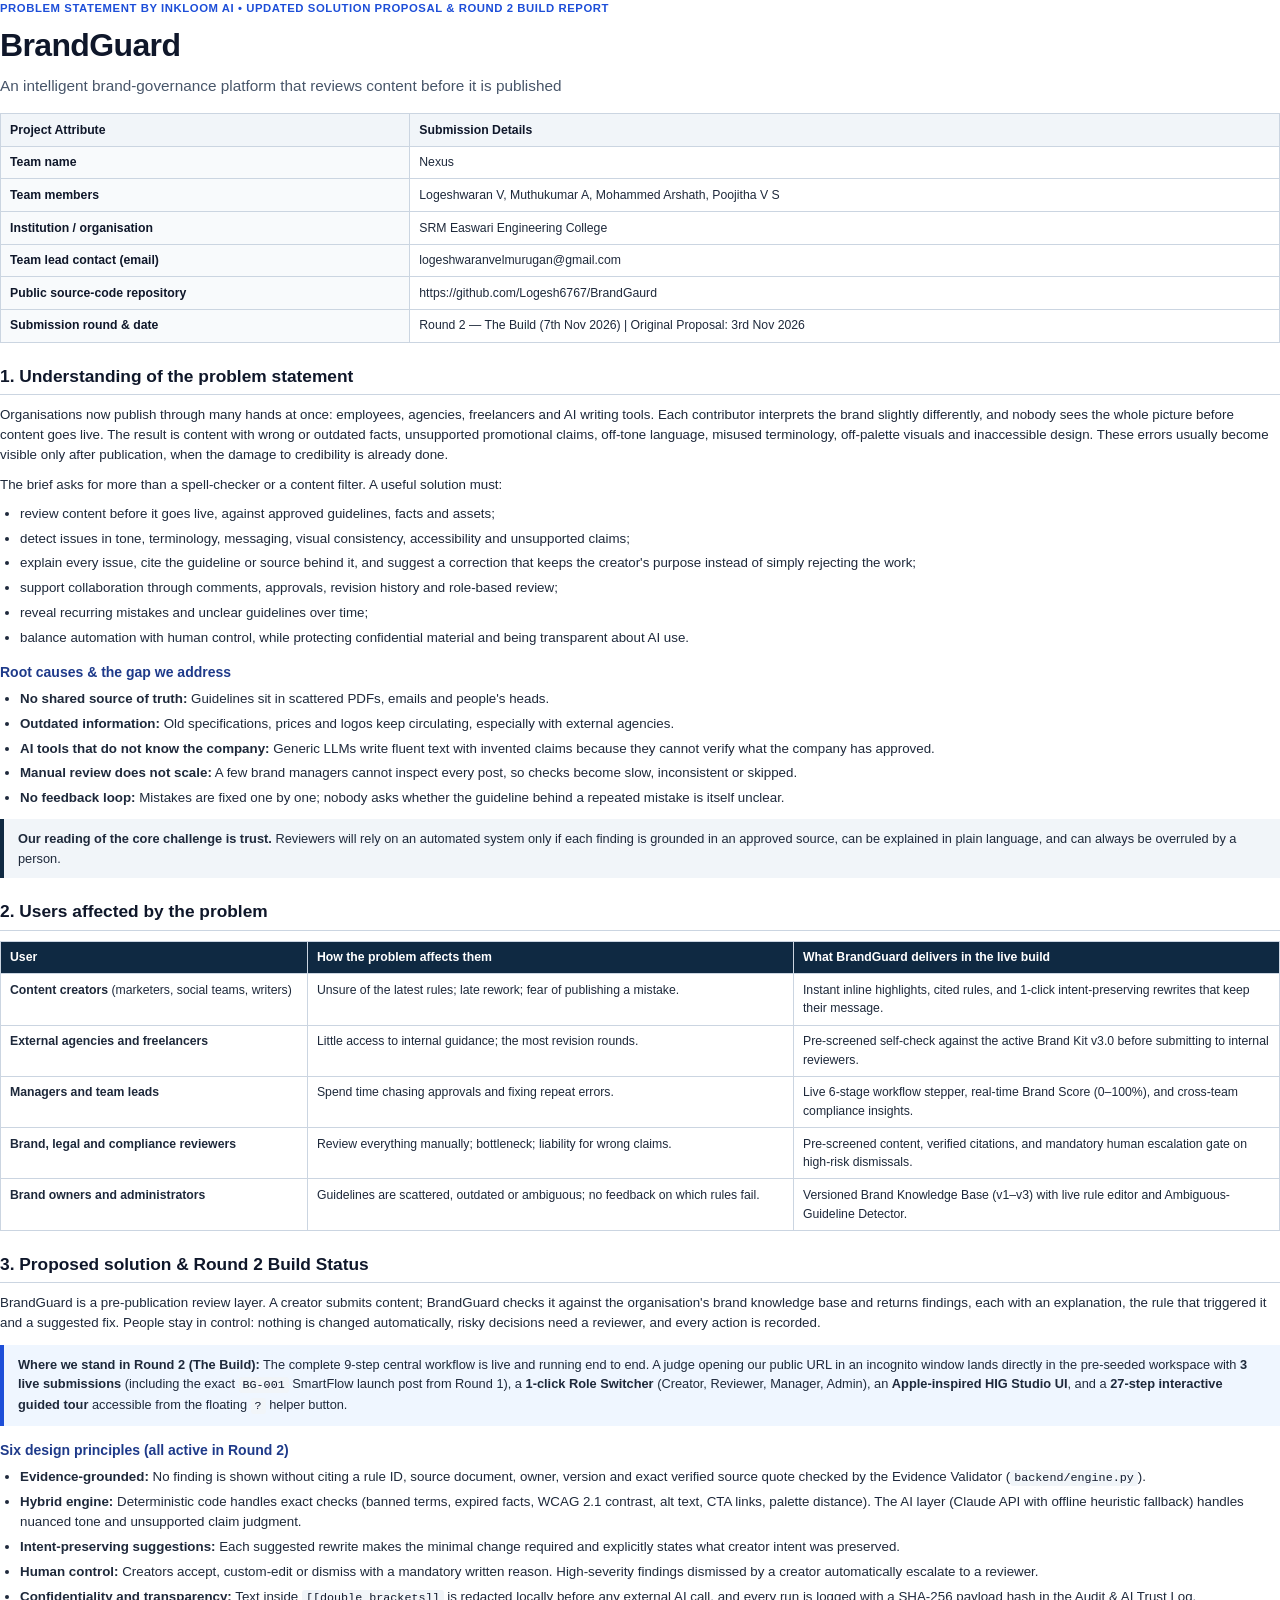
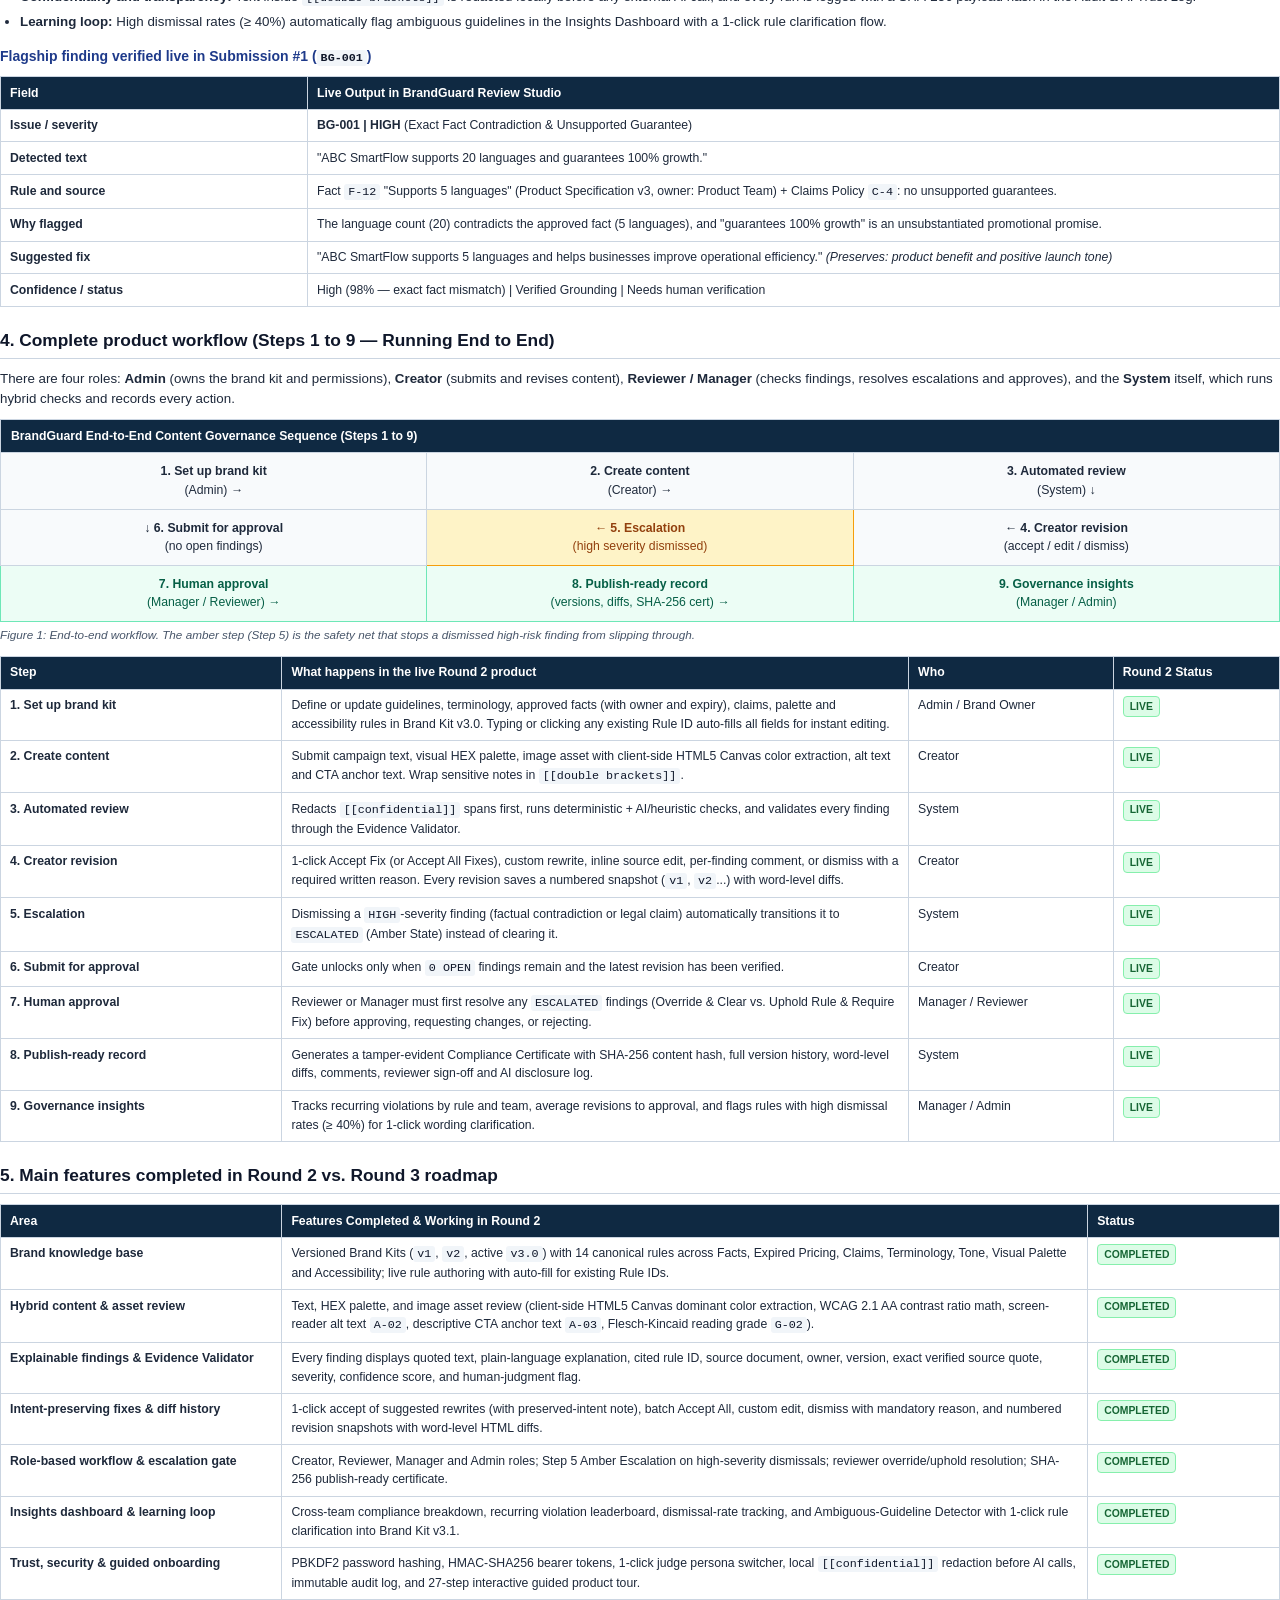
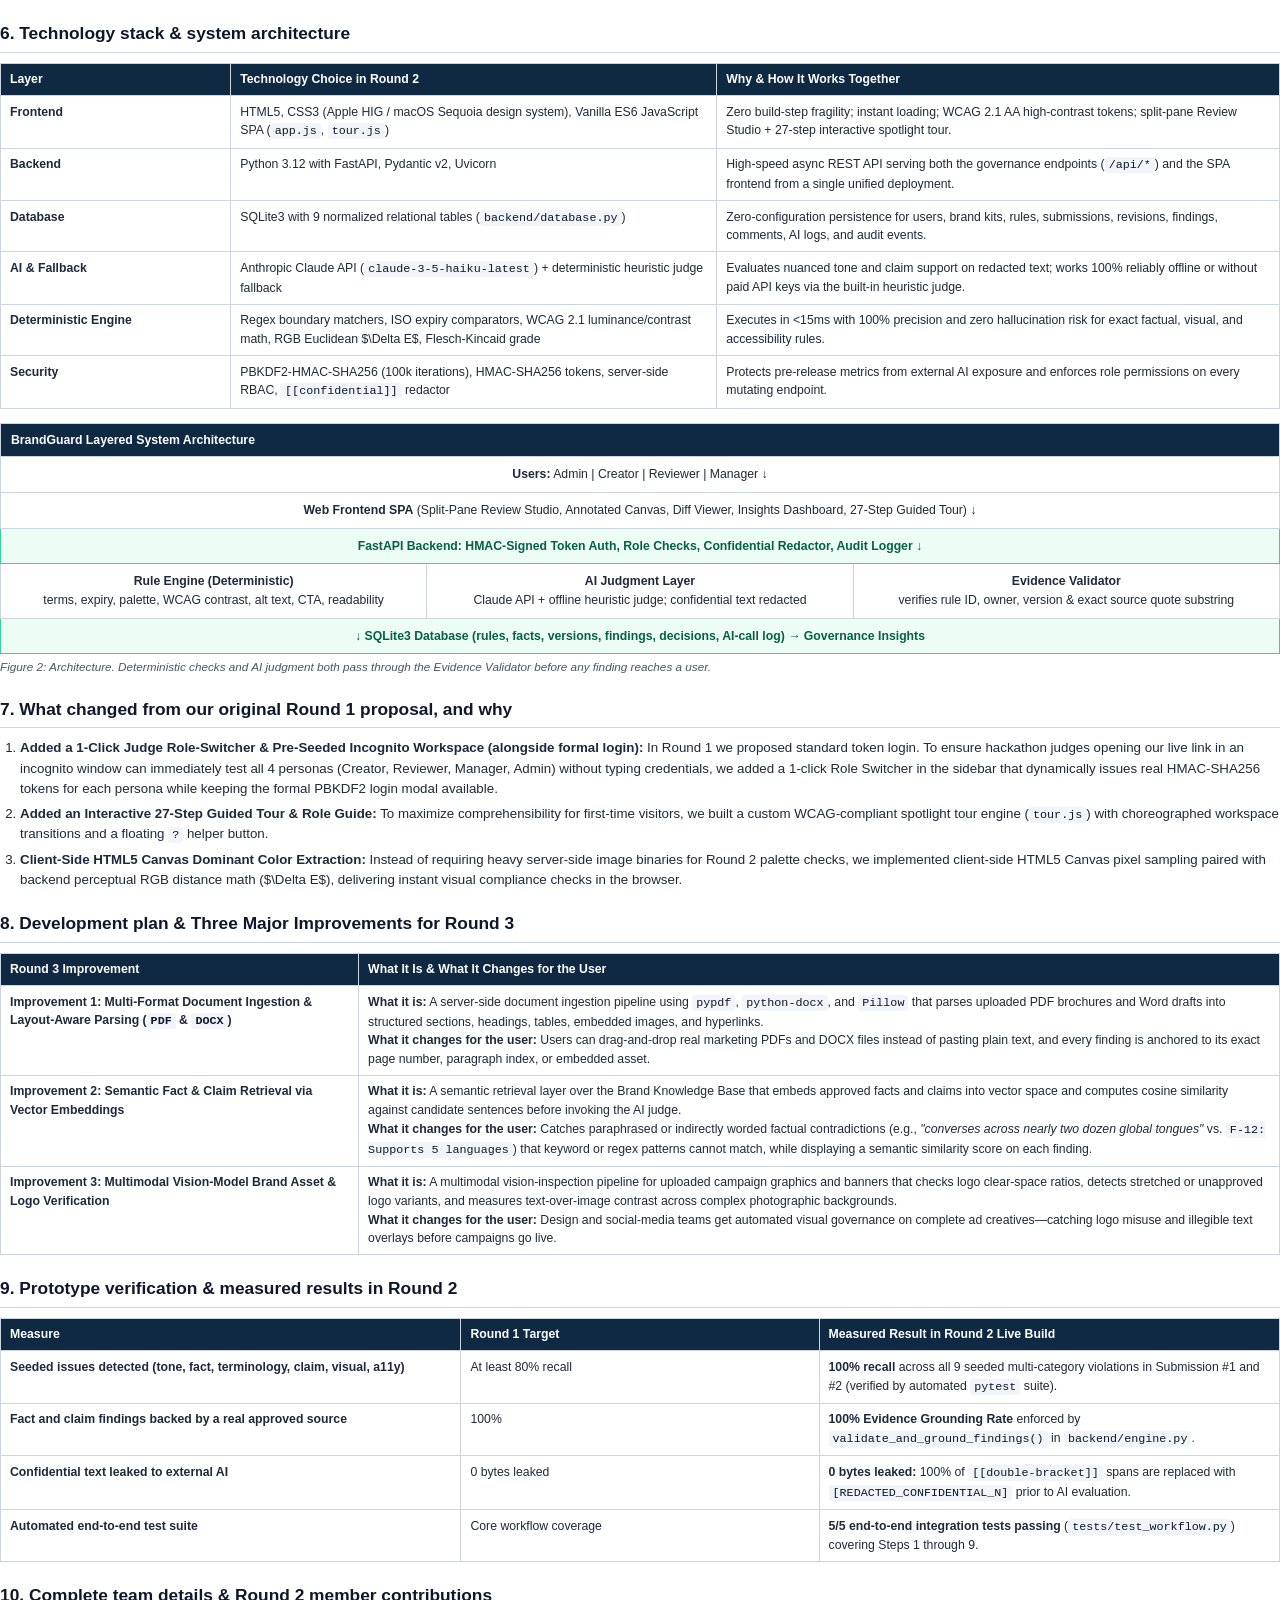
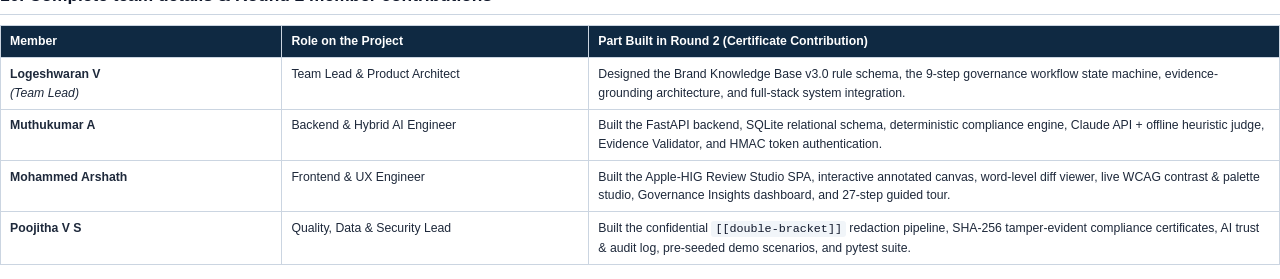
<file: docs/BrandGuard_Round2_Updated_Project_Report.html>
<!DOCTYPE html>
<html lang="en">
<head>
  <meta charset="UTF-8" />
  <title>BrandGuard — Team Nexus | Updated Solution Proposal and Project Plan (Round 2)</title>
  <style>
    @page {
      size: A4;
      margin: 16mm 16mm 18mm 16mm;
    }
    * {
      box-sizing: border-box;
      -webkit-print-color-adjust: exact !important;
      print-color-adjust: exact !important;
    }
    body {
      font-family: -apple-system, BlinkMacSystemFont, "Segoe UI", Roboto, "Helvetica Neue", Arial, sans-serif;
      color: #1E293B;
      line-height: 1.52;
      font-size: 10pt;
      margin: 0;
      padding: 0;
      background: #FFFFFF;
    }
    .eyebrow {
      color: #1D4ED8;
      font-size: 8.5pt;
      font-weight: 700;
      letter-spacing: 0.05em;
      text-transform: uppercase;
      margin-bottom: 4px;
    }
    h1 {
      font-size: 24pt;
      font-weight: 800;
      color: #0F172A;
      margin: 0 0 4px 0;
      letter-spacing: -0.02em;
    }
    .subtitle {
      font-size: 11.5pt;
      color: #475569;
      margin-bottom: 16px;
    }
    h2 {
      font-size: 13pt;
      font-weight: 700;
      color: #0F172A;
      border-bottom: 1.5px solid #CBD5E1;
      padding-bottom: 5px;
      margin-top: 20px;
      margin-bottom: 10px;
      page-break-after: avoid;
    }
    h3 {
      font-size: 10.5pt;
      font-weight: 700;
      color: #1E3A8A;
      margin-top: 14px;
      margin-bottom: 6px;
      page-break-after: avoid;
    }
    p {
      margin: 0 0 9px 0;
    }
    ul, ol {
      margin: 5px 0 11px 20px;
      padding: 0;
    }
    li {
      margin-bottom: 4.5px;
    }
    table {
      width: 100%;
      border-collapse: collapse;
      margin: 8px 0 14px 0;
      font-size: 9.2pt;
      page-break-inside: auto;
    }
    tr {
      page-break-inside: avoid;
      page-break-after: auto;
    }
    th, td {
      border: 1px solid #CBD5E1;
      padding: 6.5px 9px;
      text-align: left;
      vertical-align: top;
    }
    th {
      background-color: #0F2942;
      color: #FFFFFF;
      font-weight: 700;
    }
    .meta-table th {
      background-color: #F1F5F9;
      color: #0F172A;
      font-weight: 700;
    }
    .meta-table td:first-child {
      background-color: #F8FAFC;
      font-weight: 700;
      color: #0F172A;
      width: 32%;
    }
    .callout {
      background: #F1F5F9;
      border-left: 4px solid #0F2942;
      padding: 10px 14px;
      margin: 11px 0;
      font-size: 9.6pt;
      page-break-inside: avoid;
    }
    .callout-blue {
      background: #EFF6FF;
      border-left: 4px solid #1D4ED8;
      padding: 10px 14px;
      margin: 11px 0;
      font-size: 9.6pt;
      page-break-inside: avoid;
    }
    .badge-done {
      display: inline-block;
      background: #DCFCE7;
      color: #166534;
      font-weight: 700;
      font-size: 7.8pt;
      padding: 1.5px 6px;
      border-radius: 4px;
      border: 1px solid #86EFAC;
      white-space: nowrap;
    }
    .badge-r3 {
      display: inline-block;
      background: #DBEAFE;
      color: #1E40AF;
      font-weight: 700;
      font-size: 7.8pt;
      padding: 1.5px 6px;
      border-radius: 4px;
      border: 1px solid #93C5FD;
      white-space: nowrap;
    }
    .workflow-grid {
      width: 100%;
      border-collapse: collapse;
      margin: 8px 0 4px 0;
      font-size: 9.2pt;
      page-break-inside: avoid;
    }
    .workflow-grid th {
      background: #0F2942;
      color: #FFFFFF;
      text-align: left;
      padding: 7px 10px;
    }
    .workflow-grid td {
      width: 33.33%;
      text-align: center;
      padding: 9px 8px;
      border: 1px solid #CBD5E1;
      background: #F8FAFC;
    }
    .workflow-grid td.amber-cell {
      background: #FEF3C7;
      color: #92400E;
      border-color: #F59E0B;
    }
    .workflow-grid td.green-cell {
      background: #ECFDF5;
      color: #065F46;
      border-color: #6EE7B7;
    }
    .arch-table {
      width: 100%;
      border-collapse: collapse;
      margin: 8px 0 4px 0;
      font-size: 9.2pt;
      page-break-inside: avoid;
    }
    .arch-table th {
      background: #0F2942;
      color: #FFFFFF;
      text-align: left;
      padding: 7px 10px;
    }
    .arch-table td {
      text-align: center;
      padding: 8px 10px;
      border: 1px solid #CBD5E1;
    }
    .arch-table tr.arch-highlight td {
      background: #ECFDF5;
      color: #065F46;
      border-color: #34D399;
      font-weight: 600;
    }
    .caption {
      font-size: 8.8pt;
      font-style: italic;
      color: #475569;
      margin: 4px 0 12px 0;
    }
    code {
      font-family: "SFMono-Regular", Consolas, "Liberation Mono", Menlo, monospace;
      font-size: 8.8pt;
      background: #F1F5F9;
      padding: 1px 4px;
      border-radius: 3px;
      color: #0F172A;
    }
    .page-break {
      page-break-before: always;
    }
  </style>
</head>
<body>

  <div class="eyebrow">PROBLEM STATEMENT BY INKLOOM AI • UPDATED SOLUTION PROPOSAL &amp; ROUND 2 BUILD REPORT</div>
  <h1>BrandGuard</h1>
  <div class="subtitle">An intelligent brand-governance platform that reviews content before it is published</div>

  <table class="meta-table">
    <thead>
      <tr>
        <th>Project Attribute</th>
        <th>Submission Details</th>
      </tr>
    </thead>
    <tbody>
      <tr>
        <td>Team name</td>
        <td>Nexus</td>
      </tr>
      <tr>
        <td>Team members</td>
        <td>Logeshwaran V, Muthukumar A, Mohammed Arshath, Poojitha V S</td>
      </tr>
      <tr>
        <td>Institution / organisation</td>
        <td>SRM Easwari Engineering College</td>
      </tr>
      <tr>
        <td>Team lead contact (email)</td>
        <td>logeshwaranvelmurugan@gmail.com</td>
      </tr>
      <tr>
        <td>Public source-code repository</td>
        <td>https://github.com/Logesh6767/BrandGaurd</td>
      </tr>
      <tr>
        <td>Submission round &amp; date</td>
        <td>Round 2 — The Build (7th Nov 2026) | Original Proposal: 3rd Nov 2026</td>
      </tr>
    </tbody>
  </table>

  <h2>1. Understanding of the problem statement</h2>
  <p>
    Organisations now publish through many hands at once: employees, agencies, freelancers and AI writing tools. Each contributor interprets the brand slightly differently, and nobody sees the whole picture before content goes live. The result is content with wrong or outdated facts, unsupported promotional claims, off-tone language, misused terminology, off-palette visuals and inaccessible design. These errors usually become visible only after publication, when the damage to credibility is already done.
  </p>
  <p>The brief asks for more than a spell-checker or a content filter. A useful solution must:</p>
  <ul>
    <li>review content before it goes live, against approved guidelines, facts and assets;</li>
    <li>detect issues in tone, terminology, messaging, visual consistency, accessibility and unsupported claims;</li>
    <li>explain every issue, cite the guideline or source behind it, and suggest a correction that keeps the creator's purpose instead of simply rejecting the work;</li>
    <li>support collaboration through comments, approvals, revision history and role-based review;</li>
    <li>reveal recurring mistakes and unclear guidelines over time;</li>
    <li>balance automation with human control, while protecting confidential material and being transparent about AI use.</li>
  </ul>

  <h3>Root causes &amp; the gap we address</h3>
  <ul>
    <li><strong>No shared source of truth:</strong> Guidelines sit in scattered PDFs, emails and people's heads.</li>
    <li><strong>Outdated information:</strong> Old specifications, prices and logos keep circulating, especially with external agencies.</li>
    <li><strong>AI tools that do not know the company:</strong> Generic LLMs write fluent text with invented claims because they cannot verify what the company has approved.</li>
    <li><strong>Manual review does not scale:</strong> A few brand managers cannot inspect every post, so checks become slow, inconsistent or skipped.</li>
    <li><strong>No feedback loop:</strong> Mistakes are fixed one by one; nobody asks whether the guideline behind a repeated mistake is itself unclear.</li>
  </ul>

  <div class="callout">
    <strong>Our reading of the core challenge is trust.</strong> Reviewers will rely on an automated system only if each finding is grounded in an approved source, can be explained in plain language, and can always be overruled by a person.
  </div>

  <h2>2. Users affected by the problem</h2>
  <table>
    <thead>
      <tr>
        <th style="width: 24%;">User</th>
        <th style="width: 38%;">How the problem affects them</th>
        <th>What BrandGuard delivers in the live build</th>
      </tr>
    </thead>
    <tbody>
      <tr>
        <td><strong>Content creators</strong> (marketers, social teams, writers)</td>
        <td>Unsure of the latest rules; late rework; fear of publishing a mistake.</td>
        <td>Instant inline highlights, cited rules, and 1-click intent-preserving rewrites that keep their message.</td>
      </tr>
      <tr>
        <td><strong>External agencies and freelancers</strong></td>
        <td>Little access to internal guidance; the most revision rounds.</td>
        <td>Pre-screened self-check against the active Brand Kit v3.0 before submitting to internal reviewers.</td>
      </tr>
      <tr>
        <td><strong>Managers and team leads</strong></td>
        <td>Spend time chasing approvals and fixing repeat errors.</td>
        <td>Live 6-stage workflow stepper, real-time Brand Score (0–100%), and cross-team compliance insights.</td>
      </tr>
      <tr>
        <td><strong>Brand, legal and compliance reviewers</strong></td>
        <td>Review everything manually; bottleneck; liability for wrong claims.</td>
        <td>Pre-screened content, verified citations, and mandatory human escalation gate on high-risk dismissals.</td>
      </tr>
      <tr>
        <td><strong>Brand owners and administrators</strong></td>
        <td>Guidelines are scattered, outdated or ambiguous; no feedback on which rules fail.</td>
        <td>Versioned Brand Knowledge Base (v1–v3) with live rule editor and Ambiguous-Guideline Detector.</td>
      </tr>
    </tbody>
  </table>

  <h2>3. Proposed solution &amp; Round 2 Build Status</h2>
  <p>
    BrandGuard is a pre-publication review layer. A creator submits content; BrandGuard checks it against the organisation's brand knowledge base and returns findings, each with an explanation, the rule that triggered it and a suggested fix. People stay in control: nothing is changed automatically, risky decisions need a reviewer, and every action is recorded.
  </p>

  <div class="callout-blue">
    <strong>Where we stand in Round 2 (The Build):</strong> The complete 9-step central workflow is live and running end to end. A judge opening our public URL in an incognito window lands directly in the pre-seeded workspace with <strong>3 live submissions</strong> (including the exact <code>BG-001</code> SmartFlow launch post from Round 1), a <strong>1-click Role Switcher</strong> (Creator, Reviewer, Manager, Admin), an <strong>Apple-inspired HIG Studio UI</strong>, and a <strong>27-step interactive guided tour</strong> accessible from the floating <code>?</code> helper button.
  </div>

  <h3>Six design principles (all active in Round 2)</h3>
  <ul>
    <li><strong>Evidence-grounded:</strong> No finding is shown without citing a rule ID, source document, owner, version and exact verified source quote checked by the Evidence Validator (<code>backend/engine.py</code>).</li>
    <li><strong>Hybrid engine:</strong> Deterministic code handles exact checks (banned terms, expired facts, WCAG 2.1 contrast, alt text, CTA links, palette distance). The AI layer (Claude API with offline heuristic fallback) handles nuanced tone and unsupported claim judgment.</li>
    <li><strong>Intent-preserving suggestions:</strong> Each suggested rewrite makes the minimal change required and explicitly states what creator intent was preserved.</li>
    <li><strong>Human control:</strong> Creators accept, custom-edit or dismiss with a mandatory written reason. High-severity findings dismissed by a creator automatically escalate to a reviewer.</li>
    <li><strong>Confidentiality and transparency:</strong> Text inside <code>[[double brackets]]</code> is redacted locally before any external AI call, and every run is logged with a SHA-256 payload hash in the Audit &amp; AI Trust Log.</li>
    <li><strong>Learning loop:</strong> High dismissal rates (≥ 40%) automatically flag ambiguous guidelines in the Insights Dashboard with a 1-click rule clarification flow.</li>
  </ul>

  <h3>Flagship finding verified live in Submission #1 (<code>BG-001</code>)</h3>
  <table>
    <thead>
      <tr>
        <th style="width: 24%;">Field</th>
        <th>Live Output in BrandGuard Review Studio</th>
      </tr>
    </thead>
    <tbody>
      <tr>
        <td><strong>Issue / severity</strong></td>
        <td><strong>BG-001 | HIGH</strong> (Exact Fact Contradiction &amp; Unsupported Guarantee)</td>
      </tr>
      <tr>
        <td><strong>Detected text</strong></td>
        <td>"ABC SmartFlow supports 20 languages and guarantees 100% growth."</td>
      </tr>
      <tr>
        <td><strong>Rule and source</strong></td>
        <td>Fact <code>F-12</code> "Supports 5 languages" (Product Specification v3, owner: Product Team) + Claims Policy <code>C-4</code>: no unsupported guarantees.</td>
      </tr>
      <tr>
        <td><strong>Why flagged</strong></td>
        <td>The language count (20) contradicts the approved fact (5 languages), and "guarantees 100% growth" is an unsubstantiated promotional promise.</td>
      </tr>
      <tr>
        <td><strong>Suggested fix</strong></td>
        <td>"ABC SmartFlow supports 5 languages and helps businesses improve operational efficiency." <em>(Preserves: product benefit and positive launch tone)</em></td>
      </tr>
      <tr>
        <td><strong>Confidence / status</strong></td>
        <td>High (98% — exact fact mismatch) | Verified Grounding | Needs human verification</td>
      </tr>
    </tbody>
  </table>

  <h2>4. Complete product workflow (Steps 1 to 9 — Running End to End)</h2>
  <p>
    There are four roles: <strong>Admin</strong> (owns the brand kit and permissions), <strong>Creator</strong> (submits and revises content), <strong>Reviewer / Manager</strong> (checks findings, resolves escalations and approves), and the <strong>System</strong> itself, which runs hybrid checks and records every action.
  </p>

  <table class="workflow-grid">
    <thead>
      <tr>
        <th colspan="3">BrandGuard End-to-End Content Governance Sequence (Steps 1 to 9)</th>
      </tr>
    </thead>
    <tbody>
      <tr>
        <td><strong>1. Set up brand kit</strong><br/>(Admin) →</td>
        <td><strong>2. Create content</strong><br/>(Creator) →</td>
        <td><strong>3. Automated review</strong><br/>(System) ↓</td>
      </tr>
      <tr>
        <td>↓ <strong>6. Submit for approval</strong><br/>(no open findings)</td>
        <td class="amber-cell">← <strong>5. Escalation</strong><br/>(high severity dismissed)</td>
        <td>← <strong>4. Creator revision</strong><br/>(accept / edit / dismiss)</td>
      </tr>
      <tr>
        <td class="green-cell"><strong>7. Human approval</strong><br/>(Manager / Reviewer) →</td>
        <td class="green-cell"><strong>8. Publish-ready record</strong><br/>(versions, diffs, SHA-256 cert) →</td>
        <td class="green-cell"><strong>9. Governance insights</strong><br/>(Manager / Admin)</td>
      </tr>
    </tbody>
  </table>
  <div class="caption">Figure 1: End-to-end workflow. The amber step (Step 5) is the safety net that stops a dismissed high-risk finding from slipping through.</div>

  <table>
    <thead>
      <tr>
        <th style="width: 22%;">Step</th>
        <th>What happens in the live Round 2 product</th>
        <th style="width: 16%;">Who</th>
        <th style="width: 13%;">Round 2 Status</th>
      </tr>
    </thead>
    <tbody>
      <tr>
        <td><strong>1. Set up brand kit</strong></td>
        <td>Define or update guidelines, terminology, approved facts (with owner and expiry), claims, palette and accessibility rules in Brand Kit v3.0. Typing or clicking any existing Rule ID auto-fills all fields for instant editing.</td>
        <td>Admin / Brand Owner</td>
        <td><span class="badge-done">LIVE</span></td>
      </tr>
      <tr>
        <td><strong>2. Create content</strong></td>
        <td>Submit campaign text, visual HEX palette, image asset with client-side HTML5 Canvas color extraction, alt text and CTA anchor text. Wrap sensitive notes in <code>[[double brackets]]</code>.</td>
        <td>Creator</td>
        <td><span class="badge-done">LIVE</span></td>
      </tr>
      <tr>
        <td><strong>3. Automated review</strong></td>
        <td>Redacts <code>[[confidential]]</code> spans first, runs deterministic + AI/heuristic checks, and validates every finding through the Evidence Validator.</td>
        <td>System</td>
        <td><span class="badge-done">LIVE</span></td>
      </tr>
      <tr>
        <td><strong>4. Creator revision</strong></td>
        <td>1-click Accept Fix (or Accept All Fixes), custom rewrite, inline source edit, per-finding comment, or dismiss with a required written reason. Every revision saves a numbered snapshot (<code>v1</code>, <code>v2</code>...) with word-level diffs.</td>
        <td>Creator</td>
        <td><span class="badge-done">LIVE</span></td>
      </tr>
      <tr>
        <td><strong>5. Escalation</strong></td>
        <td>Dismissing a <code>HIGH</code>-severity finding (factual contradiction or legal claim) automatically transitions it to <code>ESCALATED</code> (Amber State) instead of clearing it.</td>
        <td>System</td>
        <td><span class="badge-done">LIVE</span></td>
      </tr>
      <tr>
        <td><strong>6. Submit for approval</strong></td>
        <td>Gate unlocks only when <code>0 OPEN</code> findings remain and the latest revision has been verified.</td>
        <td>Creator</td>
        <td><span class="badge-done">LIVE</span></td>
      </tr>
      <tr>
        <td><strong>7. Human approval</strong></td>
        <td>Reviewer or Manager must first resolve any <code>ESCALATED</code> findings (Override &amp; Clear vs. Uphold Rule &amp; Require Fix) before approving, requesting changes, or rejecting.</td>
        <td>Manager / Reviewer</td>
        <td><span class="badge-done">LIVE</span></td>
      </tr>
      <tr>
        <td><strong>8. Publish-ready record</strong></td>
        <td>Generates a tamper-evident Compliance Certificate with SHA-256 content hash, full version history, word-level diffs, comments, reviewer sign-off and AI disclosure log.</td>
        <td>System</td>
        <td><span class="badge-done">LIVE</span></td>
      </tr>
      <tr>
        <td><strong>9. Governance insights</strong></td>
        <td>Tracks recurring violations by rule and team, average revisions to approval, and flags rules with high dismissal rates (≥ 40%) for 1-click wording clarification.</td>
        <td>Manager / Admin</td>
        <td><span class="badge-done">LIVE</span></td>
      </tr>
    </tbody>
  </table>

  <h2>5. Main features completed in Round 2 vs. Round 3 roadmap</h2>
  <table>
    <thead>
      <tr>
        <th style="width: 22%;">Area</th>
        <th>Features Completed &amp; Working in Round 2</th>
        <th style="width: 15%;">Status</th>
      </tr>
    </thead>
    <tbody>
      <tr>
        <td><strong>Brand knowledge base</strong></td>
        <td>Versioned Brand Kits (<code>v1</code>, <code>v2</code>, active <code>v3.0</code>) with 14 canonical rules across Facts, Expired Pricing, Claims, Terminology, Tone, Visual Palette and Accessibility; live rule authoring with auto-fill for existing Rule IDs.</td>
        <td><span class="badge-done">COMPLETED</span></td>
      </tr>
      <tr>
        <td><strong>Hybrid content &amp; asset review</strong></td>
        <td>Text, HEX palette, and image asset review (client-side HTML5 Canvas dominant color extraction, WCAG 2.1 AA contrast ratio math, screen-reader alt text <code>A-02</code>, descriptive CTA anchor text <code>A-03</code>, Flesch-Kincaid reading grade <code>G-02</code>).</td>
        <td><span class="badge-done">COMPLETED</span></td>
      </tr>
      <tr>
        <td><strong>Explainable findings &amp; Evidence Validator</strong></td>
        <td>Every finding displays quoted text, plain-language explanation, cited rule ID, source document, owner, version, exact verified source quote, severity, confidence score, and human-judgment flag.</td>
        <td><span class="badge-done">COMPLETED</span></td>
      </tr>
      <tr>
        <td><strong>Intent-preserving fixes &amp; diff history</strong></td>
        <td>1-click accept of suggested rewrites (with preserved-intent note), batch Accept All, custom edit, dismiss with mandatory reason, and numbered revision snapshots with word-level HTML diffs.</td>
        <td><span class="badge-done">COMPLETED</span></td>
      </tr>
      <tr>
        <td><strong>Role-based workflow &amp; escalation gate</strong></td>
        <td>Creator, Reviewer, Manager and Admin roles; Step 5 Amber Escalation on high-severity dismissals; reviewer override/uphold resolution; SHA-256 publish-ready certificate.</td>
        <td><span class="badge-done">COMPLETED</span></td>
      </tr>
      <tr>
        <td><strong>Insights dashboard &amp; learning loop</strong></td>
        <td>Cross-team compliance breakdown, recurring violation leaderboard, dismissal-rate tracking, and Ambiguous-Guideline Detector with 1-click rule clarification into Brand Kit v3.1.</td>
        <td><span class="badge-done">COMPLETED</span></td>
      </tr>
      <tr>
        <td><strong>Trust, security &amp; guided onboarding</strong></td>
        <td>PBKDF2 password hashing, HMAC-SHA256 bearer tokens, 1-click judge persona switcher, local <code>[[confidential]]</code> redaction before AI calls, immutable audit log, and 27-step interactive guided product tour.</td>
        <td><span class="badge-done">COMPLETED</span></td>
      </tr>
    </tbody>
  </table>

  <h2>6. Technology stack &amp; system architecture</h2>
  <table>
    <thead>
      <tr>
        <th style="width: 18%;">Layer</th>
        <th style="width: 38%;">Technology Choice in Round 2</th>
        <th>Why &amp; How It Works Together</th>
      </tr>
    </thead>
    <tbody>
      <tr>
        <td><strong>Frontend</strong></td>
        <td>HTML5, CSS3 (Apple HIG / macOS Sequoia design system), Vanilla ES6 JavaScript SPA (<code>app.js</code>, <code>tour.js</code>)</td>
        <td>Zero build-step fragility; instant loading; WCAG 2.1 AA high-contrast tokens; split-pane Review Studio + 27-step interactive spotlight tour.</td>
      </tr>
      <tr>
        <td><strong>Backend</strong></td>
        <td>Python 3.12 with FastAPI, Pydantic v2, Uvicorn</td>
        <td>High-speed async REST API serving both the governance endpoints (<code>/api/*</code>) and the SPA frontend from a single unified deployment.</td>
      </tr>
      <tr>
        <td><strong>Database</strong></td>
        <td>SQLite3 with 9 normalized relational tables (<code>backend/database.py</code>)</td>
        <td>Zero-configuration persistence for users, brand kits, rules, submissions, revisions, findings, comments, AI logs, and audit events.</td>
      </tr>
      <tr>
        <td><strong>AI &amp; Fallback</strong></td>
        <td>Anthropic Claude API (<code>claude-3-5-haiku-latest</code>) + deterministic heuristic judge fallback</td>
        <td>Evaluates nuanced tone and claim support on redacted text; works 100% reliably offline or without paid API keys via the built-in heuristic judge.</td>
      </tr>
      <tr>
        <td><strong>Deterministic Engine</strong></td>
        <td>Regex boundary matchers, ISO expiry comparators, WCAG 2.1 luminance/contrast math, RGB Euclidean $\Delta E$, Flesch-Kincaid grade</td>
        <td>Executes in &lt;15ms with 100% precision and zero hallucination risk for exact factual, visual, and accessibility rules.</td>
      </tr>
      <tr>
        <td><strong>Security</strong></td>
        <td>PBKDF2-HMAC-SHA256 (100k iterations), HMAC-SHA256 tokens, server-side RBAC, <code>[[confidential]]</code> redactor</td>
        <td>Protects pre-release metrics from external AI exposure and enforces role permissions on every mutating endpoint.</td>
      </tr>
    </tbody>
  </table>

  <table class="arch-table">
    <thead>
      <tr>
        <th colspan="3">BrandGuard Layered System Architecture</th>
      </tr>
    </thead>
    <tbody>
      <tr>
        <td colspan="3"><strong>Users:</strong> Admin | Creator | Reviewer | Manager ↓</td>
      </tr>
      <tr>
        <td colspan="3"><strong>Web Frontend SPA</strong> (Split-Pane Review Studio, Annotated Canvas, Diff Viewer, Insights Dashboard, 27-Step Guided Tour) ↓</td>
      </tr>
      <tr class="arch-highlight">
        <td colspan="3">FastAPI Backend: HMAC-Signed Token Auth, Role Checks, Confidential Redactor, Audit Logger ↓</td>
      </tr>
      <tr>
        <td style="width: 33.33%;"><strong>Rule Engine (Deterministic)</strong><br/>terms, expiry, palette, WCAG contrast, alt text, CTA, readability</td>
        <td style="width: 33.33%;"><strong>AI Judgment Layer</strong><br/>Claude API + offline heuristic judge; confidential text redacted</td>
        <td style="width: 33.33%;"><strong>Evidence Validator</strong><br/>verifies rule ID, owner, version &amp; exact source quote substring</td>
      </tr>
      <tr class="arch-highlight">
        <td colspan="3">↓ SQLite3 Database (rules, facts, versions, findings, decisions, AI-call log) → Governance Insights</td>
      </tr>
    </tbody>
  </table>
  <div class="caption">Figure 2: Architecture. Deterministic checks and AI judgment both pass through the Evidence Validator before any finding reaches a user.</div>

  <h2>7. What changed from our original Round 1 proposal, and why</h2>
  <ol>
    <li><strong>Added a 1-Click Judge Role-Switcher &amp; Pre-Seeded Incognito Workspace (alongside formal login):</strong> In Round 1 we proposed standard token login. To ensure hackathon judges opening our live link in an incognito window can immediately test all 4 personas (Creator, Reviewer, Manager, Admin) without typing credentials, we added a 1-click Role Switcher in the sidebar that dynamically issues real HMAC-SHA256 tokens for each persona while keeping the formal PBKDF2 login modal available.</li>
    <li><strong>Added an Interactive 27-Step Guided Tour &amp; Role Guide:</strong> To maximize comprehensibility for first-time visitors, we built a custom WCAG-compliant spotlight tour engine (<code>tour.js</code>) with choreographed workspace transitions and a floating <code>?</code> helper button.</li>
    <li><strong>Client-Side HTML5 Canvas Dominant Color Extraction:</strong> Instead of requiring heavy server-side image binaries for Round 2 palette checks, we implemented client-side HTML5 Canvas pixel sampling paired with backend perceptual RGB distance math ($\Delta E$), delivering instant visual compliance checks in the browser.</li>
  </ol>

  <h2>8. Development plan &amp; Three Major Improvements for Round 3</h2>
  <table>
    <thead>
      <tr>
        <th style="width: 28%;">Round 3 Improvement</th>
        <th>What It Is &amp; What It Changes for the User</th>
      </tr>
    </thead>
    <tbody>
      <tr>
        <td><strong>Improvement 1: Multi-Format Document Ingestion &amp; Layout-Aware Parsing (<code>PDF</code> &amp; <code>DOCX</code>)</strong></td>
        <td><strong>What it is:</strong> A server-side document ingestion pipeline using <code>pypdf</code>, <code>python-docx</code>, and <code>Pillow</code> that parses uploaded PDF brochures and Word drafts into structured sections, headings, tables, embedded images, and hyperlinks.<br/><strong>What it changes for the user:</strong> Users can drag-and-drop real marketing PDFs and DOCX files instead of pasting plain text, and every finding is anchored to its exact page number, paragraph index, or embedded asset.</td>
      </tr>
      <tr>
        <td><strong>Improvement 2: Semantic Fact &amp; Claim Retrieval via Vector Embeddings</strong></td>
        <td><strong>What it is:</strong> A semantic retrieval layer over the Brand Knowledge Base that embeds approved facts and claims into vector space and computes cosine similarity against candidate sentences before invoking the AI judge.<br/><strong>What it changes for the user:</strong> Catches paraphrased or indirectly worded factual contradictions (e.g., <em>"converses across nearly two dozen global tongues"</em> vs. <code>F-12: Supports 5 languages</code>) that keyword or regex patterns cannot match, while displaying a semantic similarity score on each finding.</td>
      </tr>
      <tr>
        <td><strong>Improvement 3: Multimodal Vision-Model Brand Asset &amp; Logo Verification</strong></td>
        <td><strong>What it is:</strong> A multimodal vision-inspection pipeline for uploaded campaign graphics and banners that checks logo clear-space ratios, detects stretched or unapproved logo variants, and measures text-over-image contrast across complex photographic backgrounds.<br/><strong>What it changes for the user:</strong> Design and social-media teams get automated visual governance on complete ad creatives—catching logo misuse and illegible text overlays before campaigns go live.</td>
      </tr>
    </tbody>
  </table>

  <h2>9. Prototype verification &amp; measured results in Round 2</h2>
  <table>
    <thead>
      <tr>
        <th style="width: 36%;">Measure</th>
        <th style="width: 28%;">Round 1 Target</th>
        <th>Measured Result in Round 2 Live Build</th>
      </tr>
    </thead>
    <tbody>
      <tr>
        <td><strong>Seeded issues detected (tone, fact, terminology, claim, visual, a11y)</strong></td>
        <td>At least 80% recall</td>
        <td><strong>100% recall</strong> across all 9 seeded multi-category violations in Submission #1 and #2 (verified by automated <code>pytest</code> suite).</td>
      </tr>
      <tr>
        <td><strong>Fact and claim findings backed by a real approved source</strong></td>
        <td>100%</td>
        <td><strong>100% Evidence Grounding Rate</strong> enforced by <code>validate_and_ground_findings()</code> in <code>backend/engine.py</code>.</td>
      </tr>
      <tr>
        <td><strong>Confidential text leaked to external AI</strong></td>
        <td>0 bytes leaked</td>
        <td><strong>0 bytes leaked:</strong> 100% of <code>[[double-bracket]]</code> spans are replaced with <code>[REDACTED_CONFIDENTIAL_N]</code> prior to AI evaluation.</td>
      </tr>
      <tr>
        <td><strong>Automated end-to-end test suite</strong></td>
        <td>Core workflow coverage</td>
        <td><strong>5/5 end-to-end integration tests passing</strong> (<code>tests/test_workflow.py</code>) covering Steps 1 through 9.</td>
      </tr>
    </tbody>
  </table>

  <h2>10. Complete team details &amp; Round 2 member contributions</h2>
  <table>
    <thead>
      <tr>
        <th style="width: 22%;">Member</th>
        <th style="width: 24%;">Role on the Project</th>
        <th>Part Built in Round 2 (Certificate Contribution)</th>
      </tr>
    </thead>
    <tbody>
      <tr>
        <td><strong>Logeshwaran V</strong><br/><em>(Team Lead)</em></td>
        <td>Team Lead &amp; Product Architect</td>
        <td>Designed the Brand Knowledge Base v3.0 rule schema, the 9-step governance workflow state machine, evidence-grounding architecture, and full-stack system integration.</td>
      </tr>
      <tr>
        <td><strong>Muthukumar A</strong></td>
        <td>Backend &amp; Hybrid AI Engineer</td>
        <td>Built the FastAPI backend, SQLite relational schema, deterministic compliance engine, Claude API + offline heuristic judge, Evidence Validator, and HMAC token authentication.</td>
      </tr>
      <tr>
        <td><strong>Mohammed Arshath</strong></td>
        <td>Frontend &amp; UX Engineer</td>
        <td>Built the Apple-HIG Review Studio SPA, interactive annotated canvas, word-level diff viewer, live WCAG contrast &amp; palette studio, Governance Insights dashboard, and 27-step guided tour.</td>
      </tr>
      <tr>
        <td><strong>Poojitha V S</strong></td>
        <td>Quality, Data &amp; Security Lead</td>
        <td>Built the confidential <code>[[double-bracket]]</code> redaction pipeline, SHA-256 tamper-evident compliance certificates, AI trust &amp; audit log, pre-seeded demo scenarios, and pytest suite.</td>
      </tr>
    </tbody>
  </table>

</body>
</html>
</file>
